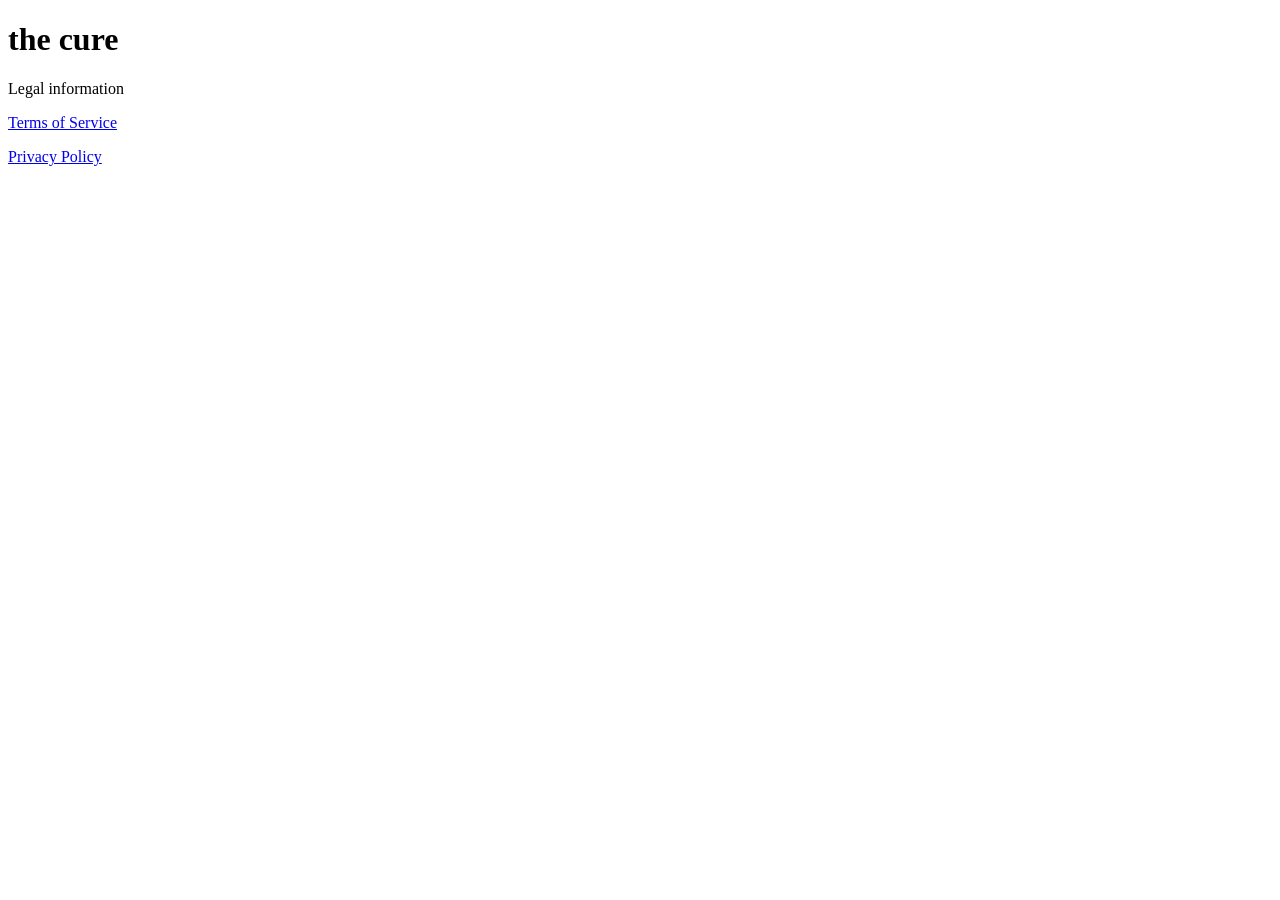
<file: index.html>
<!DOCTYPE html>
<html>
<head>
    <meta charset="UTF-8">
    <title>the cure - Legal</title>
</head>
<body>
    <h1>the cure</h1>
    <p>Legal information</p>
    <p><a href="terms.html">Terms of Service</a></p>
    <p><a href="privacy.html">Privacy Policy</a></p>
</body>
</html>
</file>
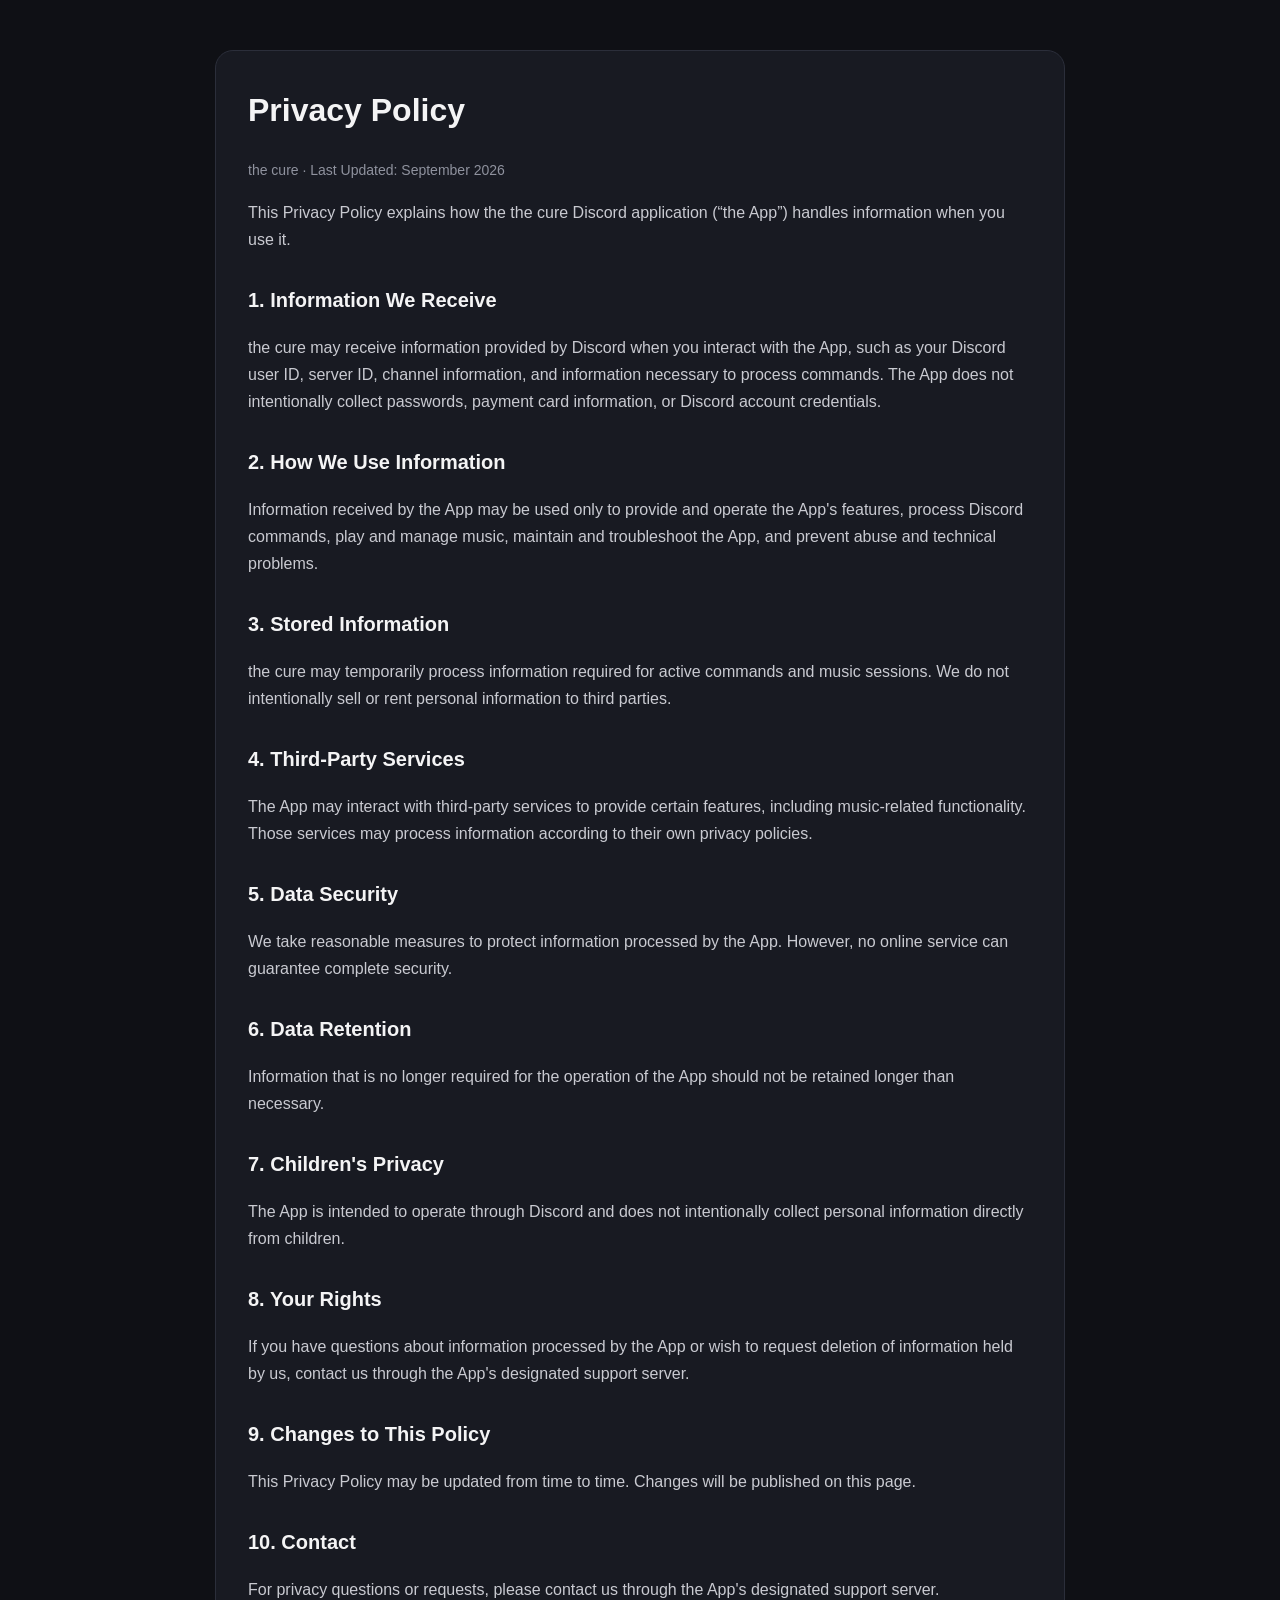
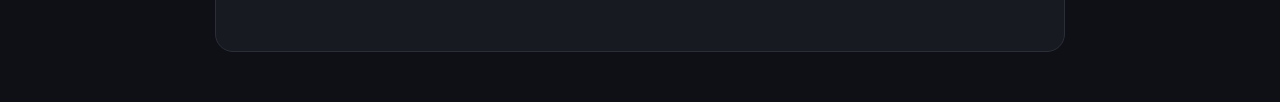
<file: privacy.html>
<!doctype html><html><head><meta charset="utf-8"><meta name="viewport" content="width=device-width,initial-scale=1"><title>the cure — Privacy Policy</title><link rel="stylesheet" href="style.css"></head><body><main><div class="card"><h1>Privacy Policy</h1><p class="small">the cure · Last Updated: September 2026</p>
<p>This Privacy Policy explains how the the cure Discord application (“the App”) handles information when you use it.</p>
<h2>1. Information We Receive</h2><p>the cure may receive information provided by Discord when you interact with the App, such as your Discord user ID, server ID, channel information, and information necessary to process commands. The App does not intentionally collect passwords, payment card information, or Discord account credentials.</p>
<h2>2. How We Use Information</h2><p>Information received by the App may be used only to provide and operate the App's features, process Discord commands, play and manage music, maintain and troubleshoot the App, and prevent abuse and technical problems.</p>
<h2>3. Stored Information</h2><p>the cure may temporarily process information required for active commands and music sessions. We do not intentionally sell or rent personal information to third parties.</p>
<h2>4. Third-Party Services</h2><p>The App may interact with third-party services to provide certain features, including music-related functionality. Those services may process information according to their own privacy policies.</p>
<h2>5. Data Security</h2><p>We take reasonable measures to protect information processed by the App. However, no online service can guarantee complete security.</p>
<h2>6. Data Retention</h2><p>Information that is no longer required for the operation of the App should not be retained longer than necessary.</p>
<h2>7. Children's Privacy</h2><p>The App is intended to operate through Discord and does not intentionally collect personal information directly from children.</p>
<h2>8. Your Rights</h2><p>If you have questions about information processed by the App or wish to request deletion of information held by us, contact us through the App's designated support server.</p>
<h2>9. Changes to This Policy</h2><p>This Privacy Policy may be updated from time to time. Changes will be published on this page.</p>
<h2>10. Contact</h2><p>For privacy questions or requests, please contact us through the App's designated support server.</p>
</div></main></body></html>
</file>
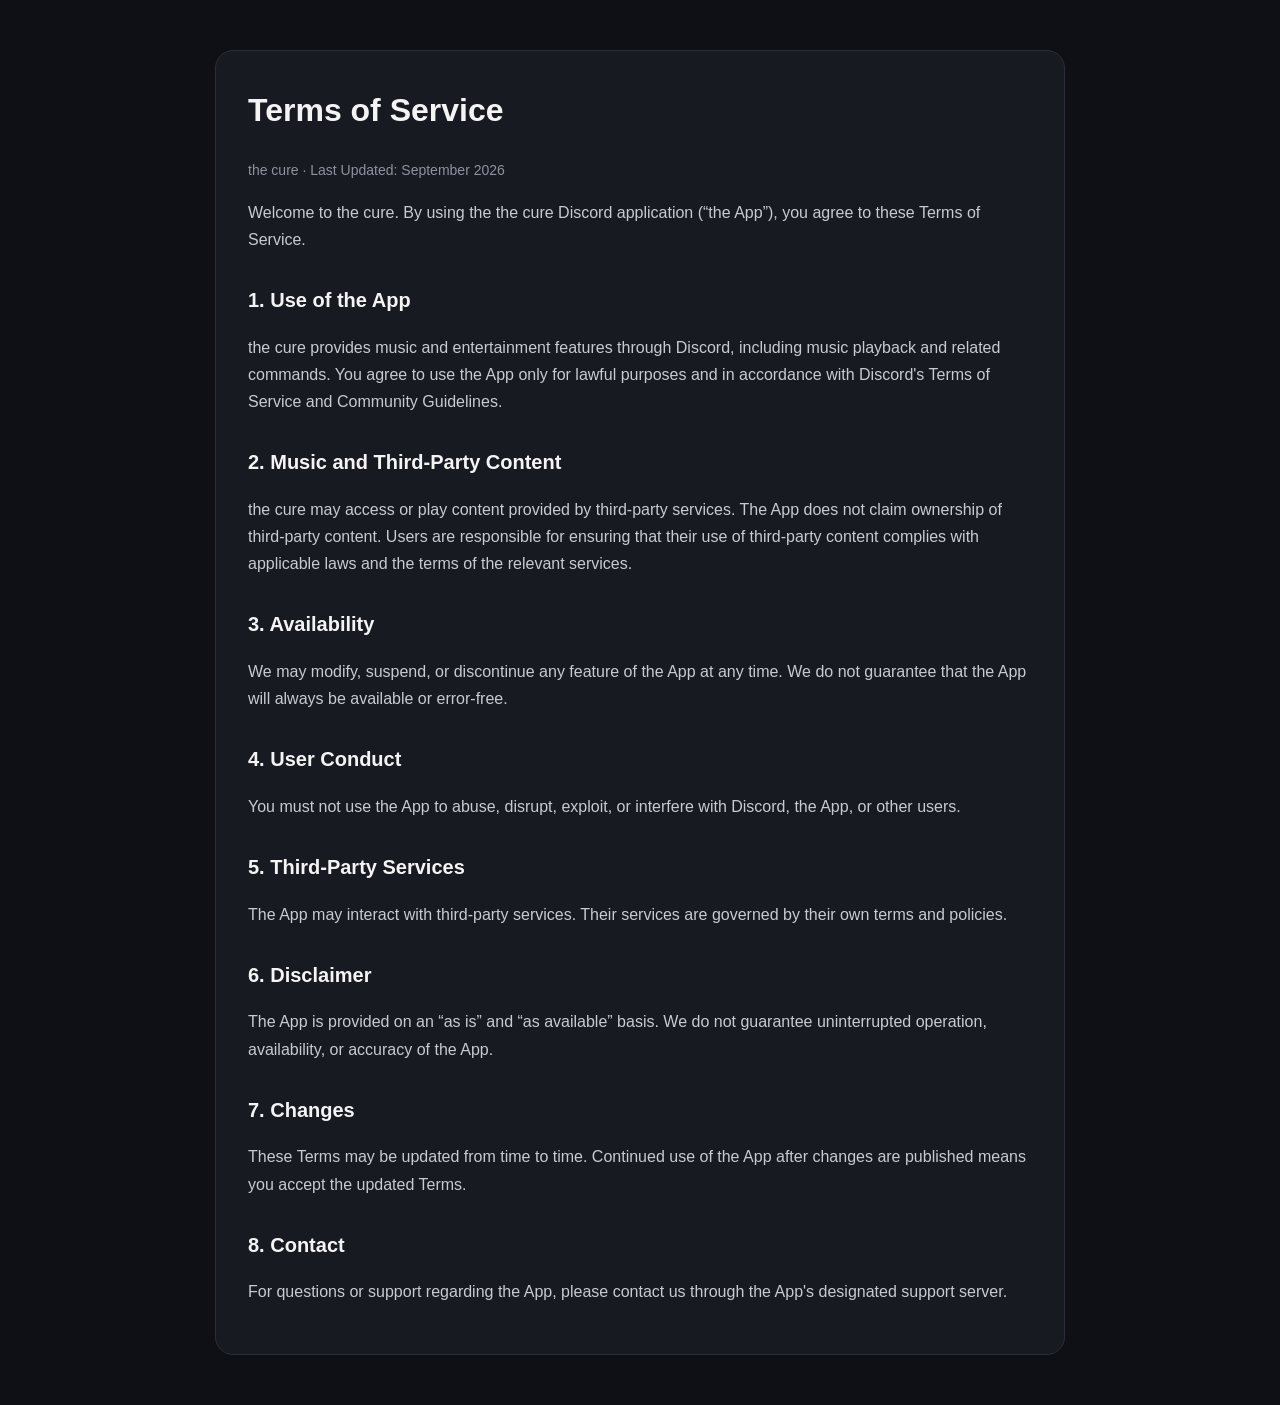
<file: terms.html>
<!doctype html><html><head><meta charset="utf-8"><meta name="viewport" content="width=device-width,initial-scale=1"><title>the cure — Terms of Service</title><link rel="stylesheet" href="style.css"></head><body><main><div class="card"><h1>Terms of Service</h1><p class="small">the cure · Last Updated: September 2026</p>
<p>Welcome to the cure. By using the the cure Discord application (“the App”), you agree to these Terms of Service.</p>
<h2>1. Use of the App</h2><p>the cure provides music and entertainment features through Discord, including music playback and related commands. You agree to use the App only for lawful purposes and in accordance with Discord's Terms of Service and Community Guidelines.</p>
<h2>2. Music and Third-Party Content</h2><p>the cure may access or play content provided by third-party services. The App does not claim ownership of third-party content. Users are responsible for ensuring that their use of third-party content complies with applicable laws and the terms of the relevant services.</p>
<h2>3. Availability</h2><p>We may modify, suspend, or discontinue any feature of the App at any time. We do not guarantee that the App will always be available or error-free.</p>
<h2>4. User Conduct</h2><p>You must not use the App to abuse, disrupt, exploit, or interfere with Discord, the App, or other users.</p>
<h2>5. Third-Party Services</h2><p>The App may interact with third-party services. Their services are governed by their own terms and policies.</p>
<h2>6. Disclaimer</h2><p>The App is provided on an “as is” and “as available” basis. We do not guarantee uninterrupted operation, availability, or accuracy of the App.</p>
<h2>7. Changes</h2><p>These Terms may be updated from time to time. Continued use of the App after changes are published means you accept the updated Terms.</p>
<h2>8. Contact</h2><p>For questions or support regarding the App, please contact us through the App's designated support server.</p>
</div></main></body></html>
</file>
<file: style.css>
body{margin:0;font-family:Arial,Helvetica,sans-serif;background:#0f1015;color:#f4f4f5;line-height:1.7}main{max-width:850px;margin:50px auto;padding:0 24px}.card{background:#181a22;border:1px solid #2b2e3a;border-radius:18px;padding:32px}h1{margin-top:0;font-size:32px}h2{margin-top:30px;font-size:20px}p{color:#c9cad1}.small{color:#8f929e;font-size:14px}
</file>
